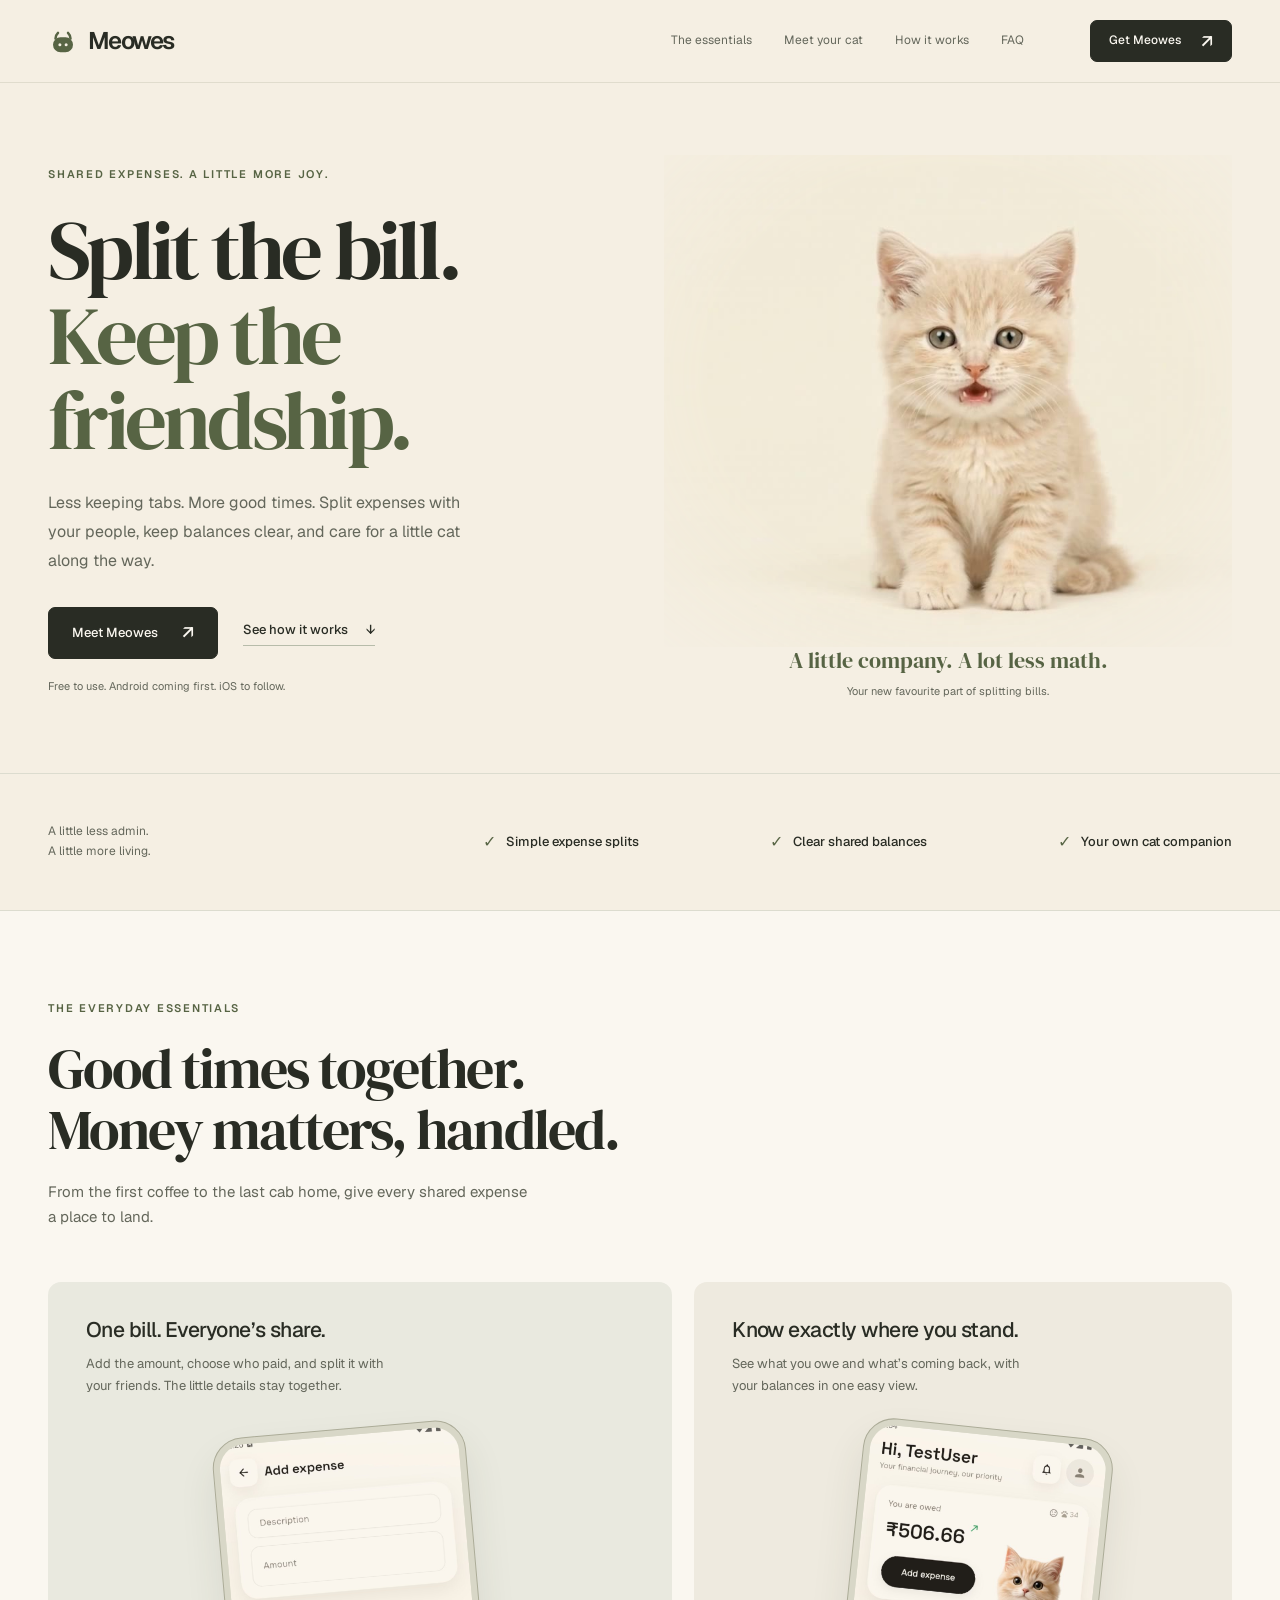
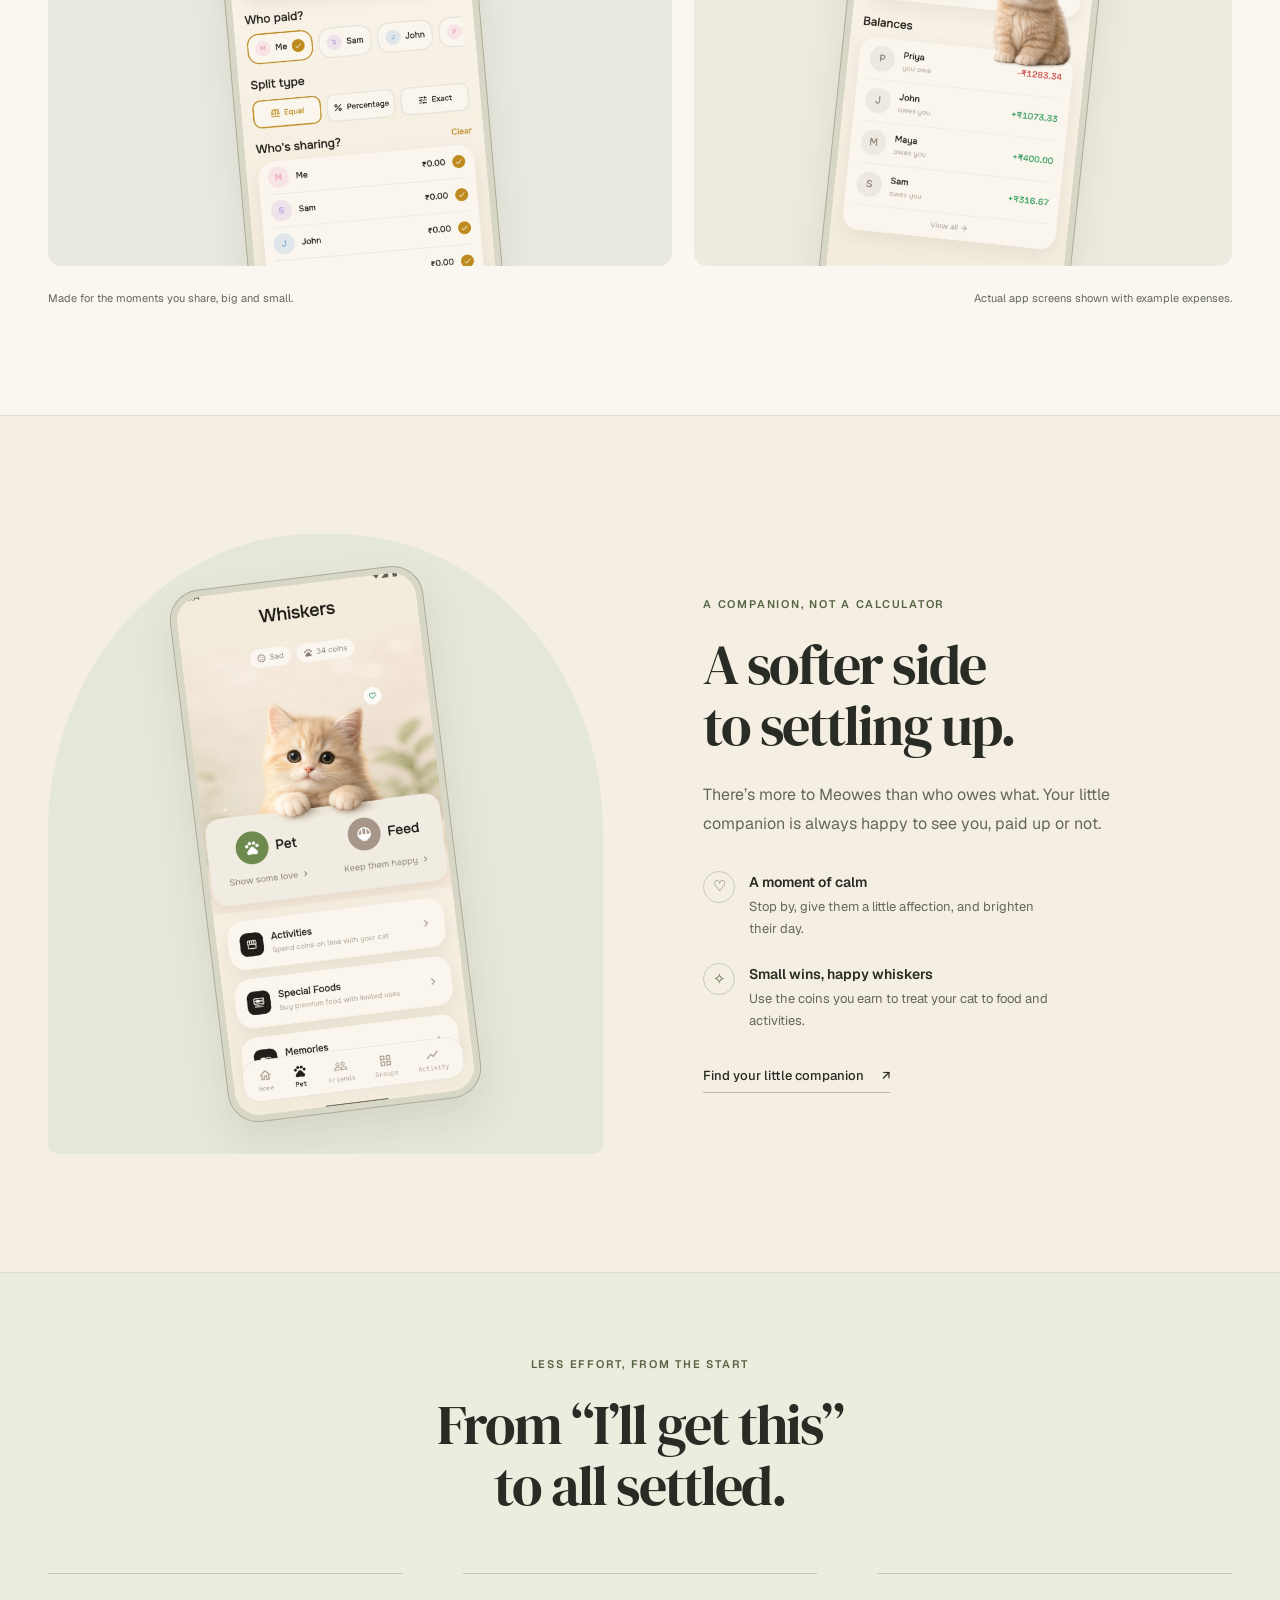
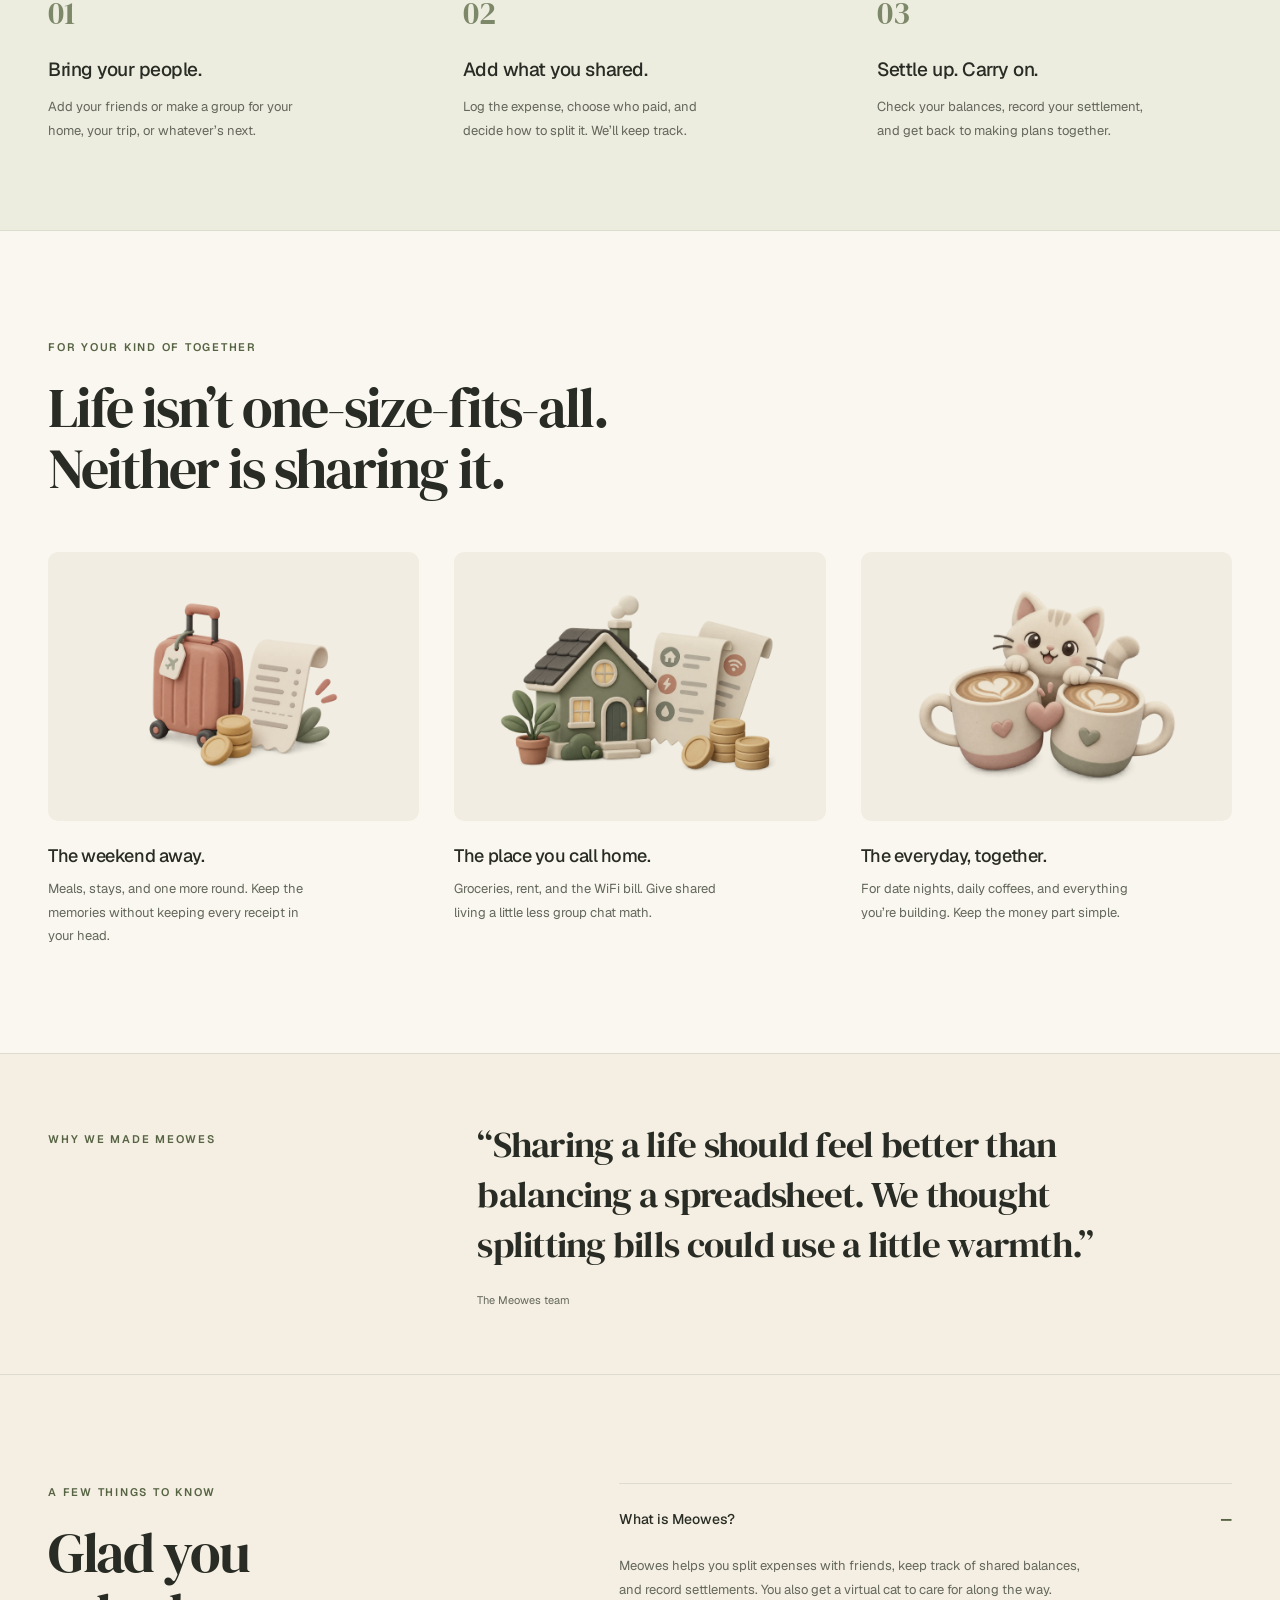
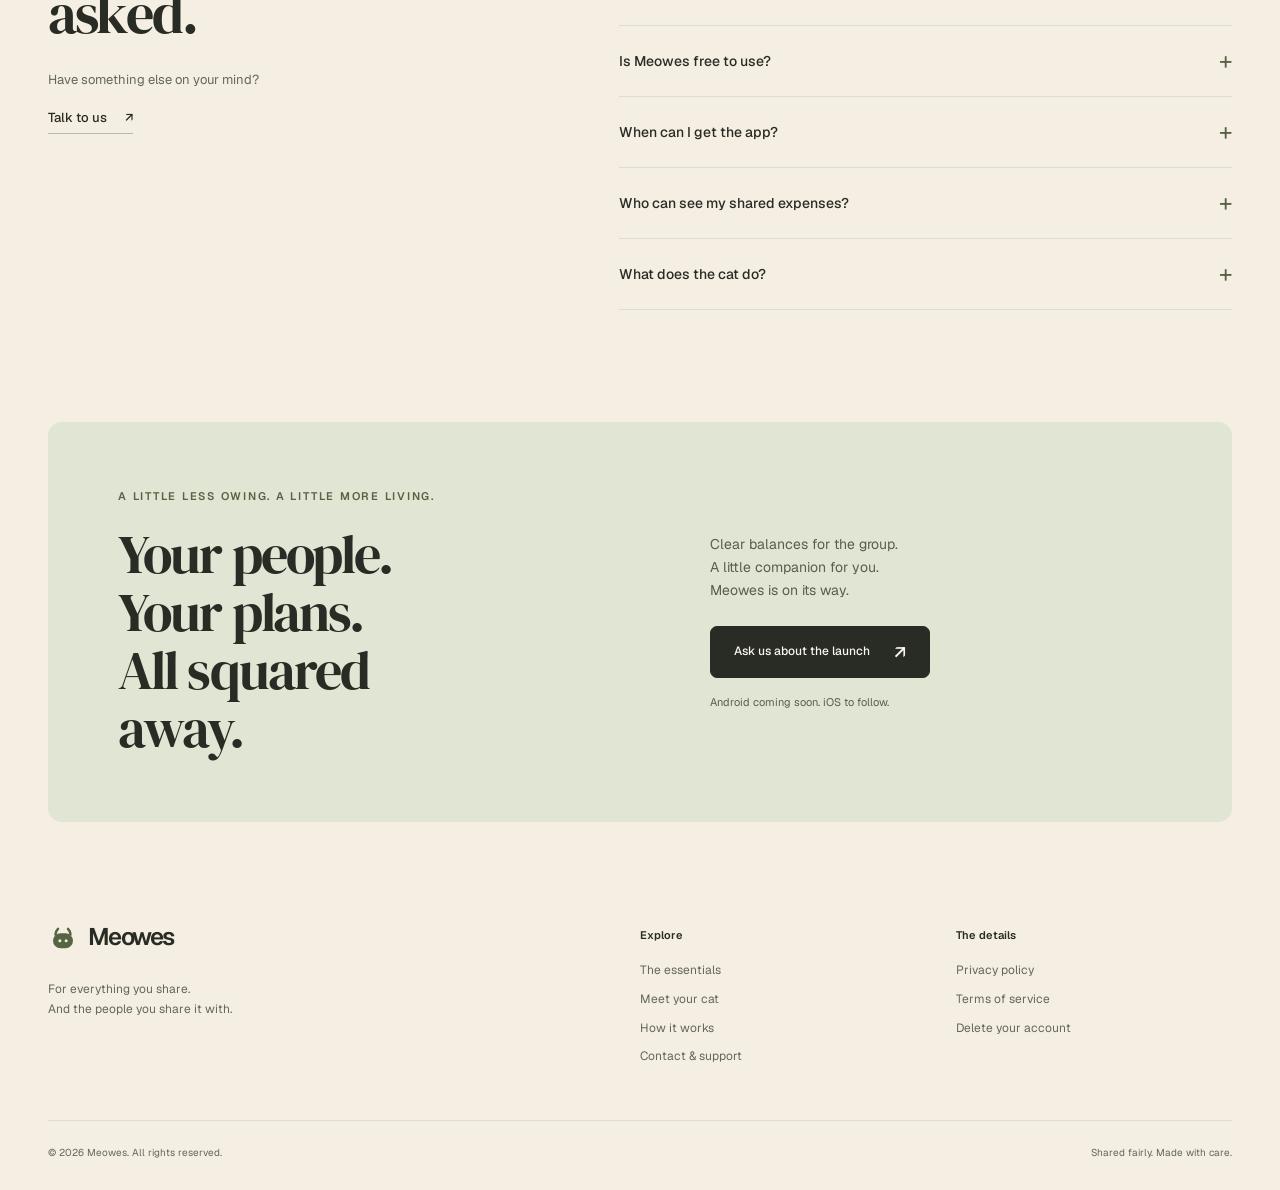
<file: site/index.html>
<!DOCTYPE html>
<html lang="en">
<head>
  <meta charset="UTF-8">
  <meta name="viewport" content="width=device-width, initial-scale=1.0">
  <meta name="theme-color" content="#f5efe3">
  <meta name="description" content="Shared expenses, clear balances, and a little cat to care for. Meowes makes splitting bills with friends feel lighter.">
  <title>Meowes | Split the bill. Keep the friendship.</title>
  <link rel="preload" href="landing_assets/fonts/dm-serif-display-400.ttf" as="font" type="font/ttf" crossorigin>
  <link rel="preload" href="landing_assets/fonts/geist-400.ttf" as="font" type="font/ttf" crossorigin>
  <link rel="preload" href="landing_assets/hero-cat-poster.jpg" as="image" fetchpriority="high">
  <link rel="stylesheet" href="landing.css">
  <script src="landing.js" defer></script>
</head>
<body>
  <a class="skip-link" href="#main">Skip to content</a>
  <nav class="site-nav" aria-label="Main navigation">
    <div class="container nav-inner">
      <a class="brand" href="#hero" aria-label="Meowes home">
        <span class="brand-mark"><svg viewBox="0 0 24 24" fill="none" aria-hidden="true"><path d="M6 10c0-1.5.5-3 2-4.5M18 10c0-1.5-.5-3-2-4.5" stroke="currentColor" stroke-width="2" stroke-linecap="round"/><rect x="4" y="9" width="16" height="12" rx="6" fill="currentColor"/><circle cx="9.5" cy="15" r="1.2" fill="#f5efe3"/><circle cx="14.5" cy="15" r="1.2" fill="#f5efe3"/></svg></span>
        Meowes
      </a>
      <div class="nav-links" id="main-navigation">
        <a href="#features">The essentials</a>
        <a href="#cat">Meet your cat</a>
        <a href="#how">How it works</a>
        <a href="#faq">FAQ</a>
      </div>
      <a class="button nav-cta" href="#download">Get Meowes <span aria-hidden="true">↗</span></a>
      <button class="menu-toggle" type="button" aria-controls="main-navigation" aria-expanded="false">Menu</button>
    </div>
  </nav>

  <main id="main">
    <header class="hero" id="hero">
      <div class="container hero-grid">
        <div class="hero-copy">
          <span class="eyebrow">Shared expenses. A little more joy.</span>
          <h1>Split the bill.<em>Keep the friendship.</em></h1>
          <p class="hero-subtext">Less keeping tabs. More good times. Split expenses with your people, keep balances clear, and care for a little cat along the way.</p>
          <div class="hero-actions">
            <a class="button" href="#download">Meet Meowes <span aria-hidden="true">↗</span></a>
            <a class="text-link" href="#how">See how it works <span aria-hidden="true">↓</span></a>
          </div>
          <p class="hero-note">Free to use. Android coming first. iOS to follow.</p>
        </div>
        <div class="hero-art">
          <video class="hero-cat-video" src="landing_assets/cat-right-left-video.mp4" poster="landing_assets/hero-cat-poster.jpg" muted playsinline preload="auto" aria-label="Your Meowes cat, looking around as you move your mouse"></video>
          <p class="cat-caption"><span>A little company. A lot less math.</span>Your new favourite part of splitting bills.</p>
        </div>
      </div>
    </header>

    <div class="intro">
      <div class="container intro-inner">
        <p>A little less admin.<br>A little more living.</p>
        <ul aria-label="Meowes benefits">
          <li><span class="check" aria-hidden="true">✓</span> Simple expense splits</li>
          <li><span class="check" aria-hidden="true">✓</span> Clear shared balances</li>
          <li><span class="check" aria-hidden="true">✓</span> Your own cat companion</li>
        </ul>
      </div>
    </div>

    <section class="feature-section" id="features" aria-labelledby="features-heading">
      <div class="container">
        <div class="section-heading">
          <span class="eyebrow">The everyday essentials</span>
          <h2 id="features-heading">Good times together.<br>Money matters, handled.</h2>
          <p>From the first coffee to the last cab home, give every shared expense a place to land.</p>
        </div>
        <div class="feature-grid">
          <article class="feature-panel">
            <div class="feature-panel-copy">
              <h3>One bill. Everyone’s share.</h3>
              <p>Add the amount, choose who paid, and split it with your friends. The little details stay together.</p>
            </div>
            <div class="phone expense-phone"><img src="landing_assets/screenshots/feature-addexpense.jpg" alt="Meowes expense form with amount, payer, and split options" width="750" height="1624" loading="lazy"></div>
          </article>
          <article class="feature-panel secondary">
            <div class="feature-panel-copy">
              <h3>Know exactly where you stand.</h3>
              <p>See what you owe and what’s coming back, with your balances in one easy view.</p>
            </div>
            <div class="phone balance-phone"><img src="landing_assets/screenshots/hero-home.jpg" alt="Meowes home screen showing balances with friends" width="750" height="1624" loading="lazy"></div>
          </article>
        </div>
        <div class="feature-footnote"><span>Made for the moments you share, big and small.</span><span>Actual app screens shown with example expenses.</span></div>
      </div>
    </section>

    <section class="cat-section" id="cat" aria-labelledby="cat-heading">
      <div class="container cat-grid">
        <div class="cat-scene">
          <div class="phone"><img src="landing_assets/screenshots/feature-pet.jpg" alt="Whiskers in the Meowes app, with pet, feed, and activity options" width="750" height="1624" loading="lazy"></div>
        </div>
        <div class="cat-copy">
          <span class="eyebrow">A companion, not a calculator</span>
          <h2 id="cat-heading">A softer side<br>to settling up.</h2>
          <p class="body-copy">There’s more to Meowes than who owes what. Your little companion is always happy to see you, paid up or not.</p>
          <div class="cat-perks">
            <div class="cat-perk"><span class="perk-mark" aria-hidden="true">♡</span><div><h3>A moment of calm</h3><p>Stop by, give them a little affection, and brighten their day.</p></div></div>
            <div class="cat-perk"><span class="perk-mark" aria-hidden="true">✧</span><div><h3>Small wins, happy whiskers</h3><p>Use the coins you earn to treat your cat to food and activities.</p></div></div>
          </div>
          <a class="text-link" href="#download">Find your little companion <span aria-hidden="true">↗</span></a>
        </div>
      </div>
    </section>

    <section class="how-section" id="how" aria-labelledby="how-heading">
      <div class="container">
        <div class="how-heading"><span class="eyebrow">Less effort, from the start</span><h2 id="how-heading">From “I’ll get this”<br>to all settled.</h2></div>
        <ol class="how-steps">
          <li><h3>Bring your people.</h3><p>Add your friends or make a group for your home, your trip, or whatever’s next.</p></li>
          <li><h3>Add what you shared.</h3><p>Log the expense, choose who paid, and decide how to split it. We’ll keep track.</p></li>
          <li><h3>Settle up. Carry on.</h3><p>Check your balances, record your settlement, and get back to making plans together.</p></li>
        </ol>
      </div>
    </section>

    <section class="together-section" id="who" aria-labelledby="together-heading">
      <div class="container">
        <div class="section-heading"><span class="eyebrow">For your kind of together</span><h2 id="together-heading">Life isn’t one-size-fits-all.<br>Neither is sharing it.</h2></div>
        <div class="occasion-grid">
          <article class="occasion"><div class="occasion-art"><img src="landing_assets/usecase-trip-art.webp" alt="A suitcase with a receipt and travel expenses" width="1536" height="1024" loading="lazy"></div><h3>The weekend away.</h3><p>Meals, stays, and one more round. Keep the memories without keeping every receipt in your head.</p></article>
          <article class="occasion"><div class="occasion-art"><img src="landing_assets/usecase-roommates-art.webp" alt="A shared home with household bills" width="1536" height="1024" loading="lazy"></div><h3>The place you call home.</h3><p>Groceries, rent, and the WiFi bill. Give shared living a little less group chat math.</p></article>
          <article class="occasion"><div class="occasion-art"><img src="landing_assets/usecase-couples-art.webp" alt="Two mugs and a little cat, for life shared together" width="1536" height="1024" loading="lazy"></div><h3>The everyday, together.</h3><p>For date nights, daily coffees, and everything you’re building. Keep the money part simple.</p></article>
        </div>
      </div>
    </section>

    <section class="story" aria-label="Why we built Meowes">
      <div class="container story-inner"><span class="eyebrow">Why we made Meowes</span><blockquote>“Sharing a life should feel better than balancing a spreadsheet. We thought splitting bills could use a little warmth.”<cite>The Meowes team</cite></blockquote></div>
    </section>

    <section class="faq-section" id="faq" aria-labelledby="faq-heading">
      <div class="container faq-grid">
        <div class="faq-heading"><span class="eyebrow">A few things to know</span><h2 id="faq-heading">Glad you asked.</h2><p>Have something else on your mind?</p><a class="text-link" href="/legal/support.html">Talk to us <span aria-hidden="true">↗</span></a></div>
        <div class="faq-list">
          <details class="faq-item" open><summary>What is Meowes?</summary><p>Meowes helps you split expenses with friends, keep track of shared balances, and record settlements. You also get a virtual cat to care for along the way.</p></details>
          <details class="faq-item"><summary>Is Meowes free to use?</summary><p>Yes. Adding friends, splitting expenses, and caring for your cat are all free.</p></details>
          <details class="faq-item"><summary>When can I get the app?</summary><p>We’re finishing testing. Android is coming first, with iOS planned for a later release. If you’d like to know more, get in touch with our team.</p></details>
          <details class="faq-item"><summary>Who can see my shared expenses?</summary><p>Your shared balances and expenses are visible to the friends and groups involved. Read our <a class="text-link" href="/legal/privacy.html">privacy policy</a> for more about how we handle your information.</p></details>
          <details class="faq-item"><summary>What does the cat do?</summary><p>Your cat gives you a little reason to check in beyond the bills. Pet them, feed them, and spend earned coins on treats and activities.</p></details>
        </div>
      </div>
    </section>

    <section class="download-section" id="download" aria-labelledby="download-heading">
      <div class="container"><div class="download-panel">
        <div><span class="eyebrow">A little less owing. A little more living.</span><h2 id="download-heading">Your people.<br>Your plans.<br>All squared away.</h2></div>
        <div class="download-copy"><p>Clear balances for the group.<br>A little companion for you.<br>Meowes is on its way.</p><a class="button" href="mailto:meowesapp@gmail.com?subject=Meowes%20launch%20enquiry">Ask us about the launch <span aria-hidden="true">↗</span></a><small>Android coming soon. iOS to follow.</small></div>
      </div></div>
    </section>
  </main>

  <footer class="footer"><div class="container">
    <div class="footer-main">
      <div class="footer-brand"><a class="brand" href="#hero" aria-label="Meowes home"><span class="brand-mark"><svg viewBox="0 0 24 24" fill="none" aria-hidden="true"><path d="M6 10c0-1.5.5-3 2-4.5M18 10c0-1.5-.5-3-2-4.5" stroke="currentColor" stroke-width="2" stroke-linecap="round"/><rect x="4" y="9" width="16" height="12" rx="6" fill="currentColor"/><circle cx="9.5" cy="15" r="1.2" fill="#f5efe3"/><circle cx="14.5" cy="15" r="1.2" fill="#f5efe3"/></svg></span>Meowes</a><p>For everything you share.<br>And the people you share it with.</p></div>
      <div><span class="footer-title">Explore</span><div class="footer-links"><a href="#features">The essentials</a><a href="#cat">Meet your cat</a><a href="#how">How it works</a><a href="/legal/support.html">Contact &amp; support</a></div></div>
      <div><span class="footer-title">The details</span><div class="footer-links"><a href="/legal/privacy.html">Privacy policy</a><a href="/legal/terms.html">Terms of service</a><a href="/legal/delete-account.html">Delete your account</a></div></div>
    </div>
    <div class="footer-bottom"><span>© 2026 Meowes. All rights reserved.</span><span>Shared fairly. Made with care.</span></div>
  </div></footer>
</body>
</html>
</file>
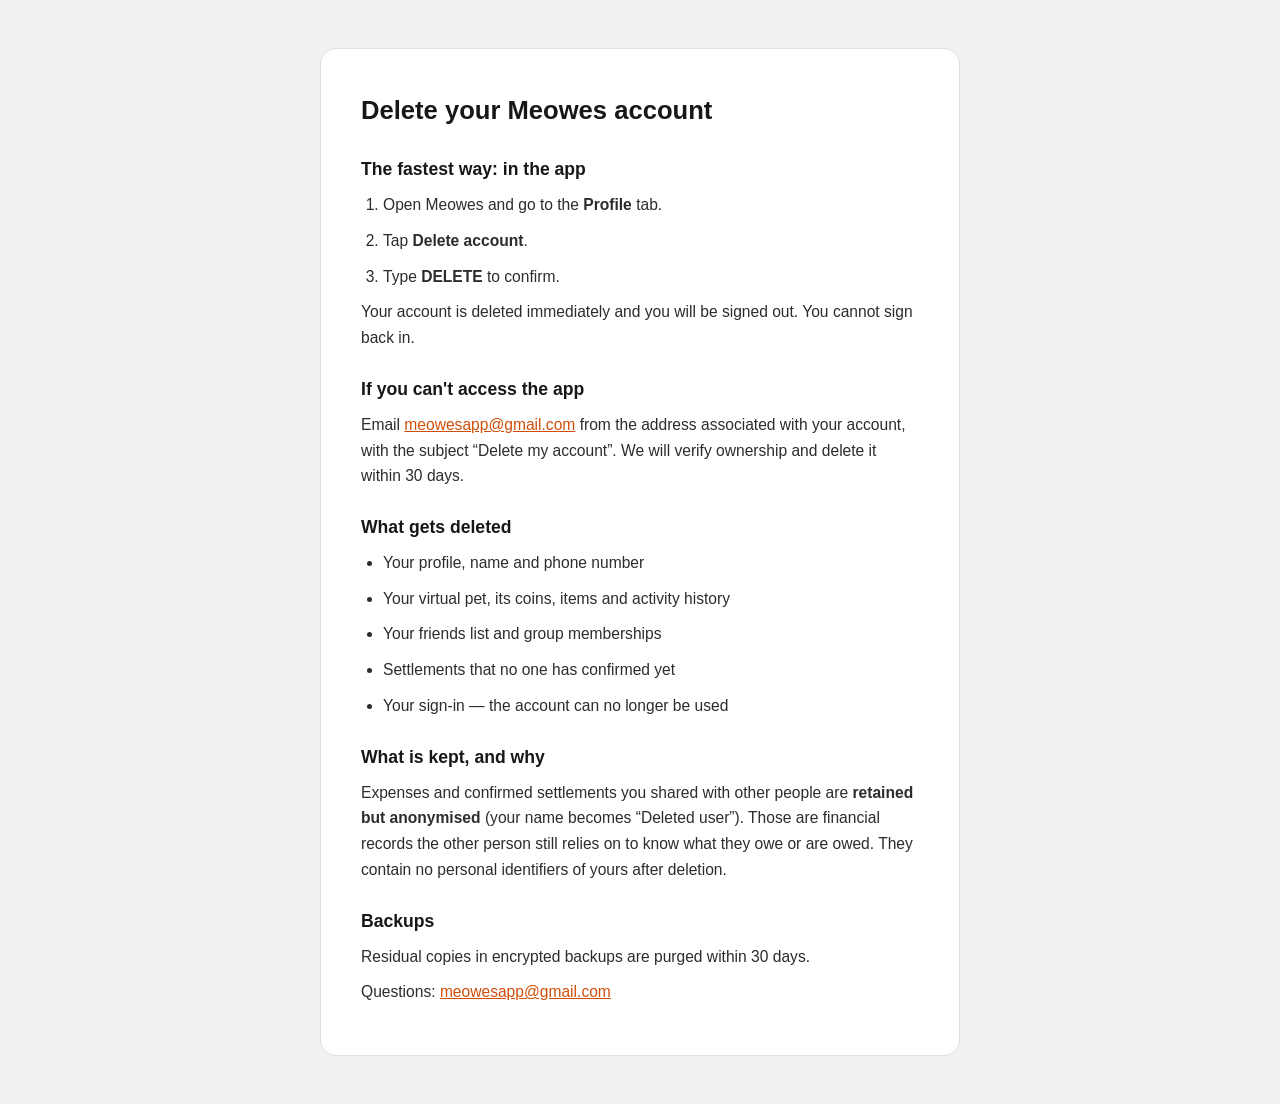
<file: site/legal/delete-account.html>
<!DOCTYPE html>
<html lang="en">
<head>
<meta charset="UTF-8" />
<meta name="viewport" content="width=device-width, initial-scale=1.0" />
<title>Delete your account — Meowes</title>
<style>
  :root{--bg:#F1F1EF;--surface:#fff;--text:#17171A;--muted:#6B6B6E;--accent:#D14E0A;--border:#E1E0DC}
  *{box-sizing:border-box;margin:0;padding:0}
  body{font-family:-apple-system,BlinkMacSystemFont,'Segoe UI',Roboto,sans-serif;background:var(--bg);color:var(--text);line-height:1.65;padding:48px 20px}
  main{max-width:640px;margin:0 auto;background:var(--surface);border:1px solid var(--border);border-radius:16px;padding:40px}
  h1{font-size:1.6rem;margin-bottom:14px}
  h2{font-size:1.1rem;margin:24px 0 8px}
  p,li{color:#2c2c2f;font-size:0.975rem;margin-bottom:10px}
  ol,ul{padding-left:22px}
  a{color:var(--accent)}
  .note{background:#FFF6EF;border:1px solid #F3D9C4;border-radius:10px;padding:12px 14px;font-size:0.9rem;margin:18px 0}
</style>
</head>
<body>
<main>
  <h1>Delete your Meowes account</h1>

  <h2>The fastest way: in the app</h2>
  <ol>
    <li>Open Meowes and go to the <strong>Profile</strong> tab.</li>
    <li>Tap <strong>Delete account</strong>.</li>
    <li>Type <strong>DELETE</strong> to confirm.</li>
  </ol>
  <p>Your account is deleted immediately and you will be signed out. You cannot
  sign back in.</p>

  <h2>If you can't access the app</h2>
  <p>Email <a href="mailto:meowesapp@gmail.com">meowesapp@gmail.com</a> from the
  address associated with your account, with the subject “Delete my account”.
  We will verify ownership and delete it within 30 days.</p>

  <h2>What gets deleted</h2>
  <ul>
    <li>Your profile, name and phone number</li>
    <li>Your virtual pet, its coins, items and activity history</li>
    <li>Your friends list and group memberships</li>
    <li>Settlements that no one has confirmed yet</li>
    <li>Your sign-in — the account can no longer be used</li>
  </ul>

  <h2>What is kept, and why</h2>
  <p>Expenses and confirmed settlements you shared with other people are
  <strong>retained but anonymised</strong> (your name becomes “Deleted user”).
  Those are financial records the other person still relies on to know what they
  owe or are owed. They contain no personal identifiers of yours after deletion.</p>

  <h2>Backups</h2>
  <p>Residual copies in encrypted backups are purged within 30 days.</p>

  <p>Questions: <a href="mailto:meowesapp@gmail.com">meowesapp@gmail.com</a></p>
</main>
</body>
</html>
</file>
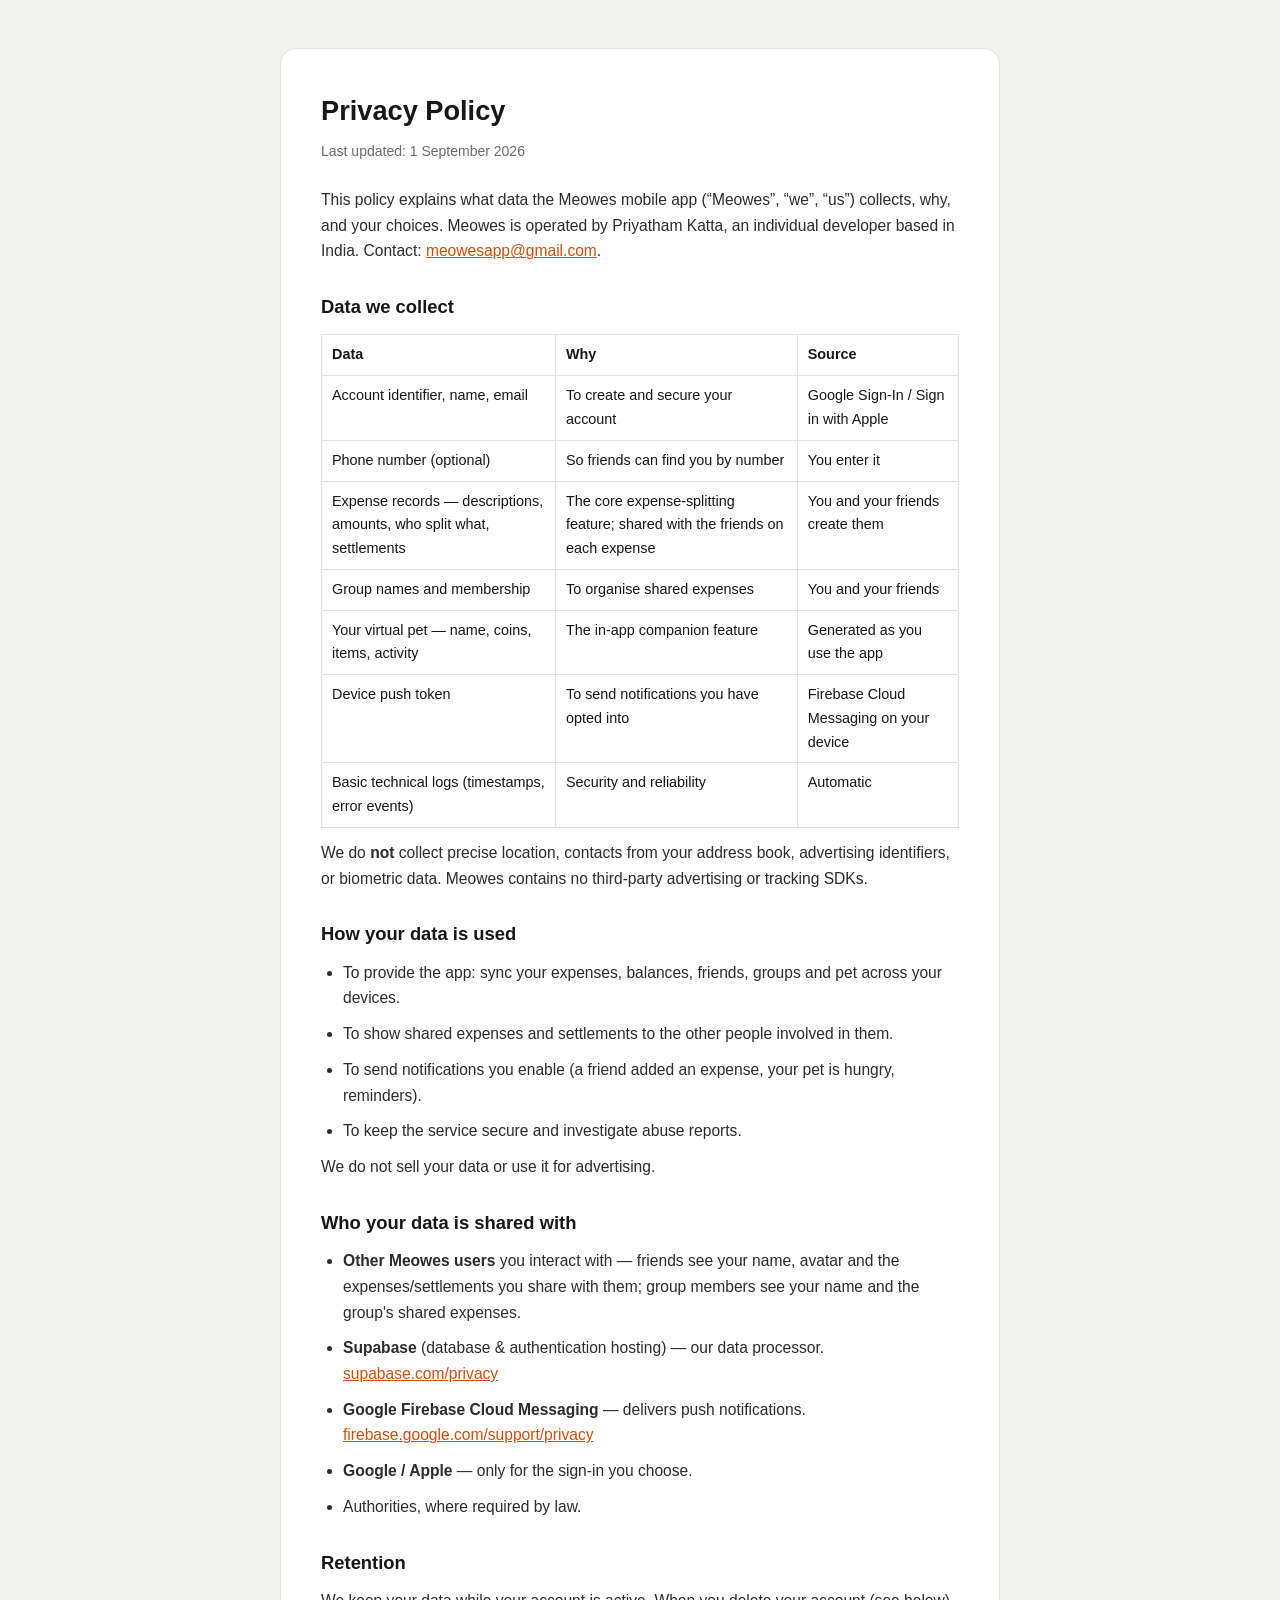
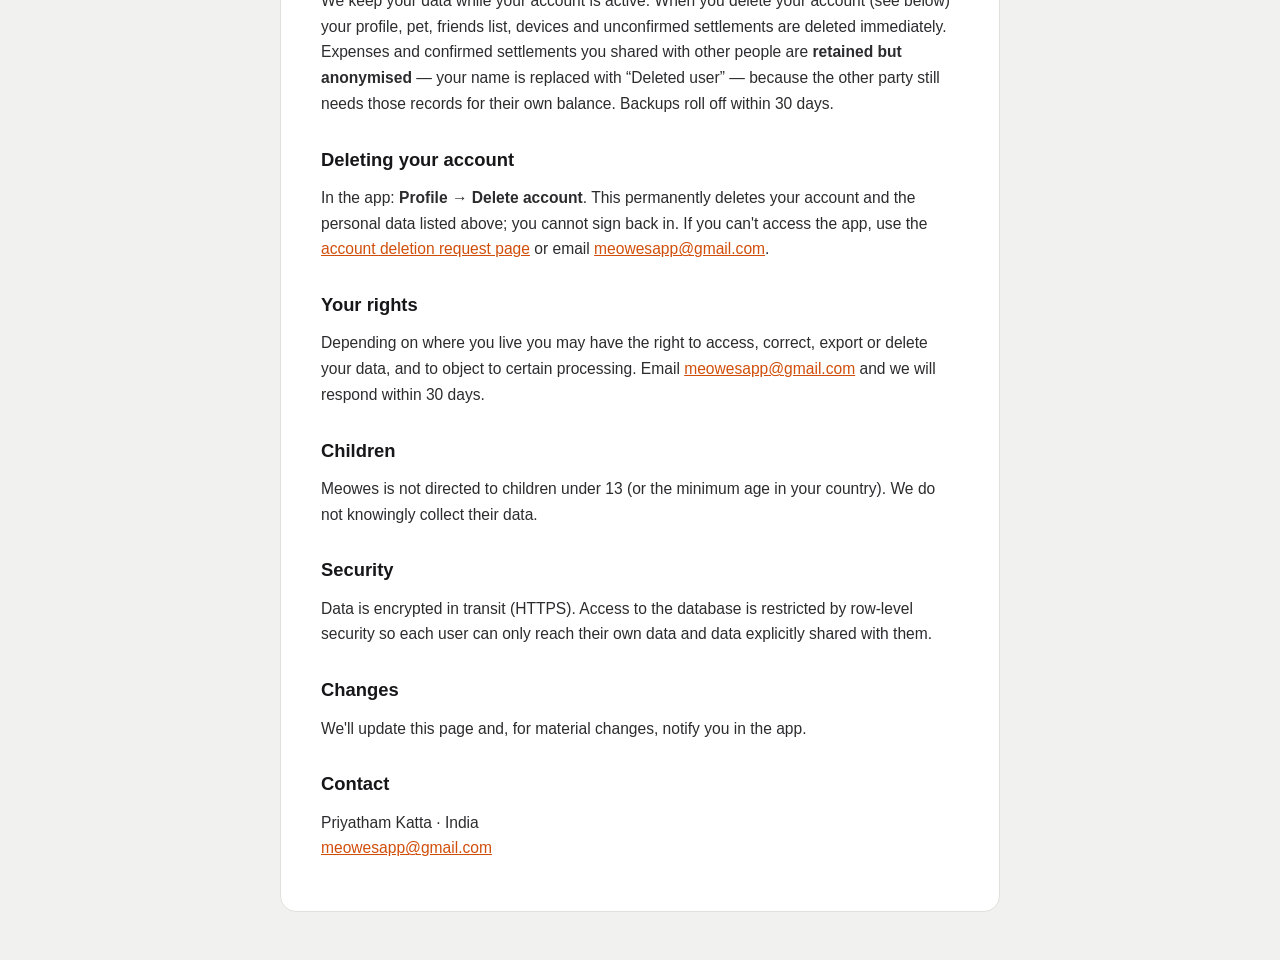
<file: site/legal/privacy.html>
<!DOCTYPE html>
<html lang="en">
<head>
<meta charset="UTF-8" />
<meta name="viewport" content="width=device-width, initial-scale=1.0" />
<title>Privacy Policy — Meowes</title>
<style>
  :root{--bg:#F1F1EF;--surface:#fff;--text:#17171A;--muted:#6B6B6E;--accent:#D14E0A;--border:#E1E0DC}
  *{box-sizing:border-box;margin:0;padding:0}
  body{font-family:-apple-system,BlinkMacSystemFont,'Segoe UI',Roboto,sans-serif;background:var(--bg);color:var(--text);line-height:1.65;padding:48px 20px}
  main{max-width:720px;margin:0 auto;background:var(--surface);border:1px solid var(--border);border-radius:16px;padding:40px}
  h1{font-size:1.7rem;margin-bottom:6px}
  h2{font-size:1.15rem;margin:28px 0 10px}
  p,li{color:#2c2c2f;font-size:0.975rem;margin-bottom:10px}
  ul{padding-left:22px}
  a{color:var(--accent)}
  .meta{color:var(--muted);font-size:0.875rem;margin-bottom:24px}
  .note{background:#FFF6EF;border:1px solid #F3D9C4;border-radius:10px;padding:12px 14px;font-size:0.9rem;margin:18px 0}
  table{border-collapse:collapse;width:100%;margin:12px 0;font-size:0.9rem}
  td,th{border:1px solid var(--border);padding:8px 10px;text-align:left;vertical-align:top}
</style>
</head>
<body>
<main>
  <h1>Privacy Policy</h1>
  <p class="meta">Last updated: 1 September 2026</p>

  <p>This policy explains what data the Meowes mobile app (“Meowes”, “we”, “us”)
  collects, why, and your choices. Meowes is operated by Priyatham Katta, an
  individual developer based in India. Contact:
  <a href="mailto:meowesapp@gmail.com">meowesapp@gmail.com</a>.</p>

  <h2>Data we collect</h2>
  <table>
    <tr><th>Data</th><th>Why</th><th>Source</th></tr>
    <tr><td>Account identifier, name, email</td><td>To create and secure your account</td><td>Google Sign-In / Sign in with Apple</td></tr>
    <tr><td>Phone number (optional)</td><td>So friends can find you by number</td><td>You enter it</td></tr>
    <tr><td>Expense records — descriptions, amounts, who split what, settlements</td><td>The core expense-splitting feature; shared with the friends on each expense</td><td>You and your friends create them</td></tr>
    <tr><td>Group names and membership</td><td>To organise shared expenses</td><td>You and your friends</td></tr>
    <tr><td>Your virtual pet — name, coins, items, activity</td><td>The in-app companion feature</td><td>Generated as you use the app</td></tr>
    <tr><td>Device push token</td><td>To send notifications you have opted into</td><td>Firebase Cloud Messaging on your device</td></tr>
    <tr><td>Basic technical logs (timestamps, error events)</td><td>Security and reliability</td><td>Automatic</td></tr>
  </table>
  <p>We do <strong>not</strong> collect precise location, contacts from your
  address book, advertising identifiers, or biometric data. Meowes contains no
  third-party advertising or tracking SDKs.</p>

  <h2>How your data is used</h2>
  <ul>
    <li>To provide the app: sync your expenses, balances, friends, groups and pet across your devices.</li>
    <li>To show shared expenses and settlements to the other people involved in them.</li>
    <li>To send notifications you enable (a friend added an expense, your pet is hungry, reminders).</li>
    <li>To keep the service secure and investigate abuse reports.</li>
  </ul>
  <p>We do not sell your data or use it for advertising.</p>

  <h2>Who your data is shared with</h2>
  <ul>
    <li><strong>Other Meowes users</strong> you interact with — friends see your name, avatar and the expenses/settlements you share with them; group members see your name and the group's shared expenses.</li>
    <li><strong>Supabase</strong> (database &amp; authentication hosting) — our data processor. <a href="https://supabase.com/privacy">supabase.com/privacy</a></li>
    <li><strong>Google Firebase Cloud Messaging</strong> — delivers push notifications. <a href="https://firebase.google.com/support/privacy">firebase.google.com/support/privacy</a></li>
    <li><strong>Google / Apple</strong> — only for the sign-in you choose.</li>
    <li>Authorities, where required by law.</li>
  </ul>

  <h2>Retention</h2>
  <p>We keep your data while your account is active. When you delete your account
  (see below) your profile, pet, friends list, devices and unconfirmed
  settlements are deleted immediately. Expenses and confirmed settlements you
  shared with other people are <strong>retained but anonymised</strong> — your
  name is replaced with “Deleted user” — because the other party still needs
  those records for their own balance. Backups roll off within 30 days.</p>

  <h2>Deleting your account</h2>
  <p>In the app: <strong>Profile → Delete account</strong>. This permanently
  deletes your account and the personal data listed above; you cannot sign back
  in. If you can't access the app, use the
  <a href="./delete-account.html">account deletion request page</a> or email
  <a href="mailto:meowesapp@gmail.com">meowesapp@gmail.com</a>.</p>

  <h2>Your rights</h2>
  <p>Depending on where you live you may have the right to access, correct,
  export or delete your data, and to object to certain processing. Email
  <a href="mailto:meowesapp@gmail.com">meowesapp@gmail.com</a> and we will
  respond within 30 days.</p>

  <h2>Children</h2>
  <p>Meowes is not directed to children under 13 (or the minimum age in your
  country). We do not knowingly collect their data.</p>

  <h2>Security</h2>
  <p>Data is encrypted in transit (HTTPS). Access to the database is restricted
  by row-level security so each user can only reach their own data and data
  explicitly shared with them.</p>

  <h2>Changes</h2>
  <p>We'll update this page and, for material changes, notify you in the app.</p>

  <h2>Contact</h2>
  <p>Priyatham Katta &middot; India<br />
  <a href="mailto:meowesapp@gmail.com">meowesapp@gmail.com</a></p>
</main>
</body>
</html>
</file>
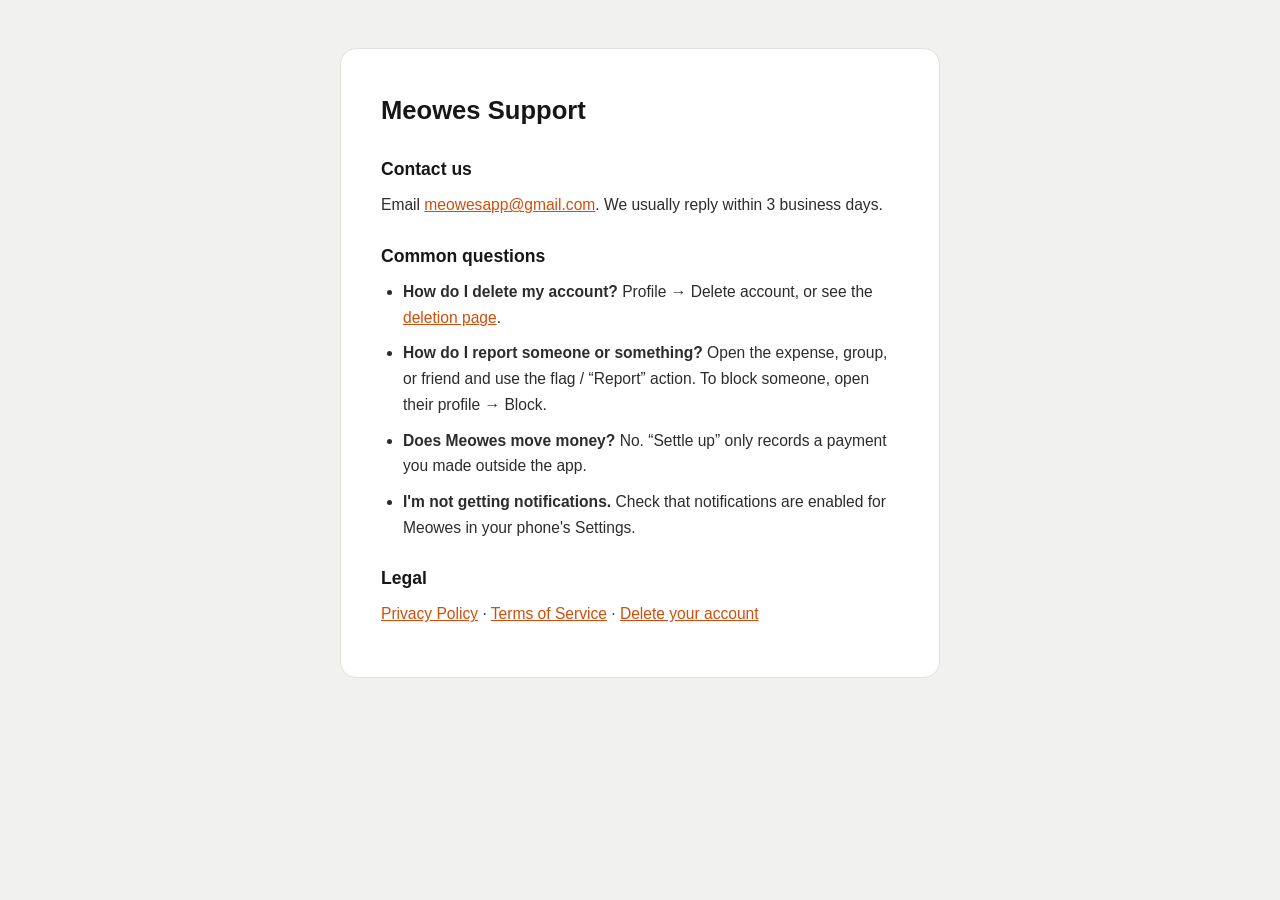
<file: site/legal/support.html>
<!DOCTYPE html>
<html lang="en">
<head>
<meta charset="UTF-8" />
<meta name="viewport" content="width=device-width, initial-scale=1.0" />
<title>Support — Meowes</title>
<style>
  :root{--bg:#F1F1EF;--surface:#fff;--text:#17171A;--muted:#6B6B6E;--accent:#D14E0A;--border:#E1E0DC}
  *{box-sizing:border-box;margin:0;padding:0}
  body{font-family:-apple-system,BlinkMacSystemFont,'Segoe UI',Roboto,sans-serif;background:var(--bg);color:var(--text);line-height:1.65;padding:48px 20px}
  main{max-width:600px;margin:0 auto;background:var(--surface);border:1px solid var(--border);border-radius:16px;padding:40px}
  h1{font-size:1.6rem;margin-bottom:14px}
  h2{font-size:1.1rem;margin:24px 0 8px}
  p,li{color:#2c2c2f;font-size:0.975rem;margin-bottom:10px}
  ul{padding-left:22px}
  a{color:var(--accent)}
  .note{background:#FFF6EF;border:1px solid #F3D9C4;border-radius:10px;padding:12px 14px;font-size:0.9rem;margin:18px 0}
</style>
</head>
<body>
<main>
  <h1>Meowes Support</h1>

  <h2>Contact us</h2>
  <p>Email <a href="mailto:meowesapp@gmail.com">meowesapp@gmail.com</a>. We
  usually reply within 3 business days.</p>

  <h2>Common questions</h2>
  <ul>
    <li><strong>How do I delete my account?</strong> Profile → Delete account, or see the <a href="./delete-account.html">deletion page</a>.</li>
    <li><strong>How do I report someone or something?</strong> Open the expense, group, or friend and use the flag / “Report” action. To block someone, open their profile → Block.</li>
    <li><strong>Does Meowes move money?</strong> No. “Settle up” only records a payment you made outside the app.</li>
    <li><strong>I'm not getting notifications.</strong> Check that notifications are enabled for Meowes in your phone's Settings.</li>
  </ul>

  <h2>Legal</h2>
  <p><a href="./privacy.html">Privacy Policy</a> &middot;
     <a href="./terms.html">Terms of Service</a> &middot;
     <a href="./delete-account.html">Delete your account</a></p>
</main>
</body>
</html>
</file>
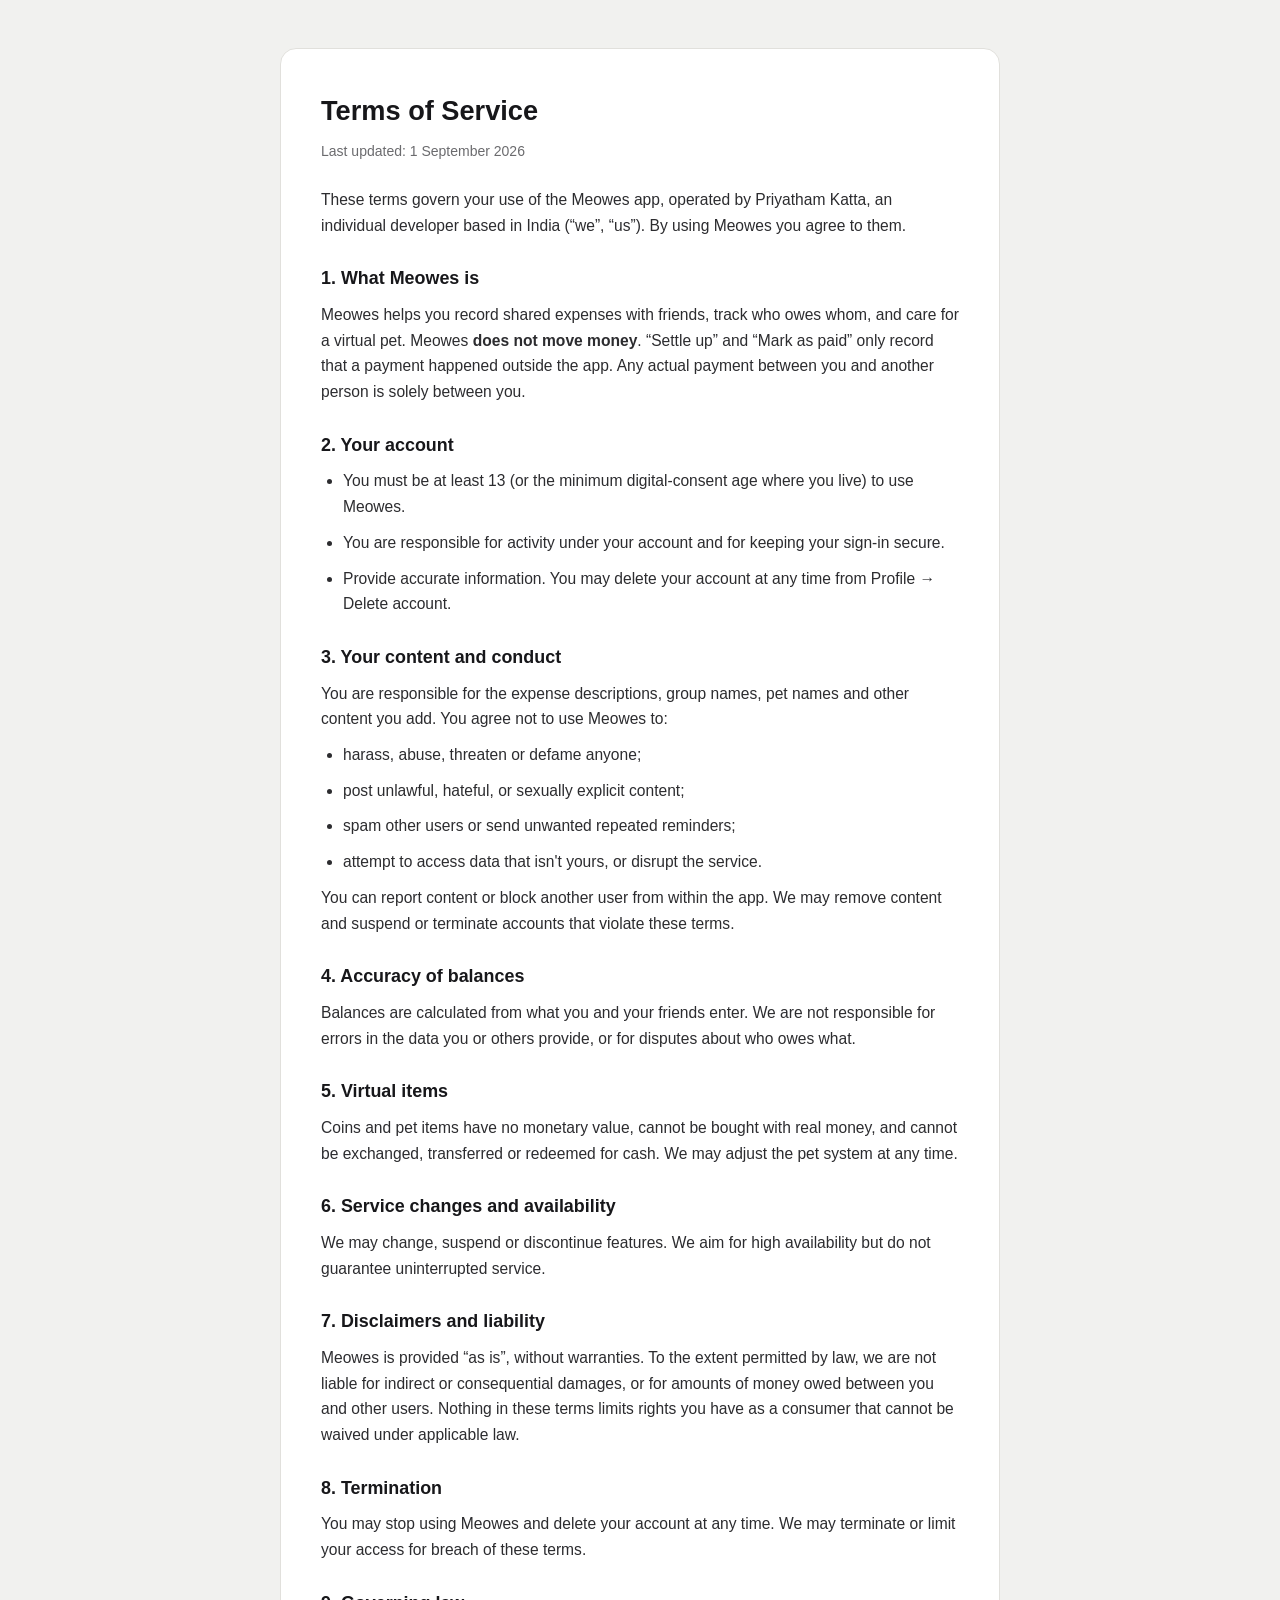
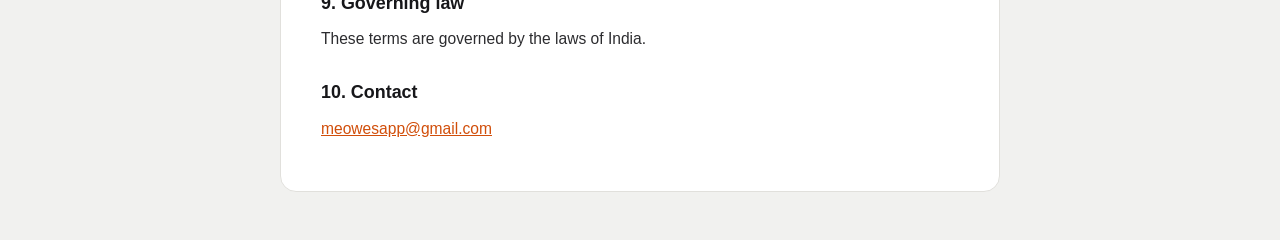
<file: site/legal/terms.html>
<!DOCTYPE html>
<html lang="en">
<head>
<meta charset="UTF-8" />
<meta name="viewport" content="width=device-width, initial-scale=1.0" />
<title>Terms of Service — Meowes</title>
<style>
  :root{--bg:#F1F1EF;--surface:#fff;--text:#17171A;--muted:#6B6B6E;--accent:#D14E0A;--border:#E1E0DC}
  *{box-sizing:border-box;margin:0;padding:0}
  body{font-family:-apple-system,BlinkMacSystemFont,'Segoe UI',Roboto,sans-serif;background:var(--bg);color:var(--text);line-height:1.65;padding:48px 20px}
  main{max-width:720px;margin:0 auto;background:var(--surface);border:1px solid var(--border);border-radius:16px;padding:40px}
  h1{font-size:1.7rem;margin-bottom:6px}
  h2{font-size:1.12rem;margin:26px 0 8px}
  p,li{color:#2c2c2f;font-size:0.975rem;margin-bottom:10px}
  ul{padding-left:22px}
  a{color:var(--accent)}
  .meta{color:var(--muted);font-size:0.875rem;margin-bottom:24px}
  .note{background:#FFF6EF;border:1px solid #F3D9C4;border-radius:10px;padding:12px 14px;font-size:0.9rem;margin:18px 0}
</style>
</head>
<body>
<main>
  <h1>Terms of Service</h1>
  <p class="meta">Last updated: 1 September 2026</p>

  <p>These terms govern your use of the Meowes app, operated by Priyatham Katta,
  an individual developer based in India (“we”, “us”). By using Meowes you agree
  to them.</p>

  <h2>1. What Meowes is</h2>
  <p>Meowes helps you record shared expenses with friends, track who owes whom,
  and care for a virtual pet. Meowes <strong>does not move money</strong>. “Settle
  up” and “Mark as paid” only record that a payment happened outside the app. Any
  actual payment between you and another person is solely between you.</p>

  <h2>2. Your account</h2>
  <ul>
    <li>You must be at least 13 (or the minimum digital-consent age where you live) to use Meowes.</li>
    <li>You are responsible for activity under your account and for keeping your sign-in secure.</li>
    <li>Provide accurate information. You may delete your account at any time from Profile → Delete account.</li>
  </ul>

  <h2>3. Your content and conduct</h2>
  <p>You are responsible for the expense descriptions, group names, pet names and
  other content you add. You agree not to use Meowes to:</p>
  <ul>
    <li>harass, abuse, threaten or defame anyone;</li>
    <li>post unlawful, hateful, or sexually explicit content;</li>
    <li>spam other users or send unwanted repeated reminders;</li>
    <li>attempt to access data that isn't yours, or disrupt the service.</li>
  </ul>
  <p>You can report content or block another user from within the app. We may
  remove content and suspend or terminate accounts that violate these terms.</p>

  <h2>4. Accuracy of balances</h2>
  <p>Balances are calculated from what you and your friends enter. We are not
  responsible for errors in the data you or others provide, or for disputes about
  who owes what.</p>

  <h2>5. Virtual items</h2>
  <p>Coins and pet items have no monetary value, cannot be bought with real money,
  and cannot be exchanged, transferred or redeemed for cash. We may adjust the pet
  system at any time.</p>

  <h2>6. Service changes and availability</h2>
  <p>We may change, suspend or discontinue features. We aim for high availability
  but do not guarantee uninterrupted service.</p>

  <h2>7. Disclaimers and liability</h2>
  <p>Meowes is provided “as is”, without warranties. To the extent permitted by
  law, we are not liable for indirect or consequential damages, or for amounts of
  money owed between you and other users. Nothing in these terms limits rights you
  have as a consumer that cannot be waived under applicable law.</p>

  <h2>8. Termination</h2>
  <p>You may stop using Meowes and delete your account at any time. We may
  terminate or limit your access for breach of these terms.</p>

  <h2>9. Governing law</h2>
  <p>These terms are governed by the laws of India.</p>

  <h2>10. Contact</h2>
  <p><a href="mailto:meowesapp@gmail.com">meowesapp@gmail.com</a></p>
</main>
</body>
</html>
</file>
<file: site/landing.css>
@font-face{font-family:Geist;src:url('landing_assets/fonts/geist-400.ttf') format('truetype');font-weight:400;font-display:swap}
@font-face{font-family:Geist;src:url('landing_assets/fonts/geist-500.ttf') format('truetype');font-weight:500;font-display:swap}
@font-face{font-family:Geist;src:url('landing_assets/fonts/geist-600.ttf') format('truetype');font-weight:600;font-display:swap}
@font-face{font-family:'DM Serif Display';src:url('landing_assets/fonts/dm-serif-display-400.ttf') format('truetype');font-weight:400;font-display:swap}

:root{--paper:#f5efe3;--paper-light:#faf7f0;--ink:#292c24;--muted:#64675b;--olive:#576444;--sage:#e4e8d9;--line:#dcdccf;--serif:'DM Serif Display',Georgia,serif;--sans:Geist,Arial,sans-serif}
*{box-sizing:border-box}
html{scroll-behavior:smooth;scroll-padding-top:100px}
body{margin:0;background:var(--paper);color:var(--ink);font-family:var(--sans);font-size:16px;line-height:1.65;-webkit-font-smoothing:antialiased}
button,a{-webkit-tap-highlight-color:transparent}
button{font:inherit}
a{color:inherit;text-decoration:none}
a,button,summary{touch-action:manipulation}
img{display:block;max-width:100%;height:auto}
button:focus-visible,a:focus-visible,summary:focus-visible{outline:3px solid var(--olive);outline-offset:5px}
::selection{background:#d5ddc3}
.container{width:min(1184px,calc(100% - 96px));margin-inline:auto}
h1,h2,h3,p{margin:0}
h1,h2{font-family:var(--serif);font-weight:400;letter-spacing:-.035em;line-height:1.08;text-wrap:balance}
h2{font-size:clamp(38px,4.4vw,62px)}
h3{font-weight:500;font-size:21px;line-height:1.3;letter-spacing:-.025em}
.eyebrow{display:block;color:var(--olive);font-weight:600;font-size:11px;letter-spacing:.16em;text-transform:uppercase;margin-bottom:22px}
.body-copy{font-size:16px;color:var(--muted);max-width:42ch;margin-top:24px;line-height:1.8}
.button{display:inline-flex;align-items:center;justify-content:center;gap:24px;min-height:52px;padding:14px 23px;border:1px solid var(--ink);border-radius:7px;background:var(--ink);color:var(--paper-light);font-size:13px;font-weight:500;transition:background .2s,transform .2s}
.button:hover{background:var(--olive);border-color:var(--olive);transform:translateY(-2px)}
.button span[aria-hidden]{font-size:19px;line-height:1}
.text-link{display:inline-flex;align-items:center;gap:18px;font-size:13px;font-weight:500;border-bottom:1px solid #b7bcaa;padding-bottom:5px}
.text-link:hover{color:var(--olive);border-color:var(--olive)}
.skip-link{position:fixed;top:8px;left:8px;padding:12px;background:var(--ink);color:white;z-index:4;transform:translateY(-150%)}
.skip-link:focus{transform:none}
/* Layers: page content 0; sticky navigation 2; navigation menu 3; skip link 4. */
.site-nav{position:sticky;top:0;z-index:2;background:rgba(245,239,227,.96);border-bottom:1px solid rgba(98,109,77,.14)}
.nav-inner{height:82px;display:flex;align-items:center;justify-content:space-between;gap:32px}
.brand{display:inline-flex;align-items:center;gap:10px;font-weight:600;font-size:24px;letter-spacing:-.065em;line-height:1}
.brand-mark{display:grid;place-items:center;color:var(--olive)}
.brand-mark svg{width:30px;height:30px}
.nav-links{display:flex;gap:32px;align-items:center;margin-left:auto;margin-right:34px}
.nav-links a{font-size:12px;color:var(--muted)}
.nav-links a:hover{color:var(--ink)}
.nav-cta{min-height:42px;padding:9px 18px;font-size:12px;gap:20px}
.menu-toggle{display:none;background:none;border:1px solid var(--line);border-radius:6px;padding:8px 13px;font-size:12px;min-height:44px}

.hero{overflow:hidden;border-bottom:1px solid var(--line)}
.hero-grid{display:grid;grid-template-columns:1.03fr 1fr;align-items:center;gap:30px;min-height:690px;padding-block:70px 66px}
.hero-copy{position:relative;z-index:1}
.hero-copy .eyebrow{margin-bottom:25px}
h1{font-size:clamp(56px,6.45vw,88px);max-width:640px;line-height:1.025;letter-spacing:-.045em}
h1 em{display:block;font-style:normal;color:var(--olive)}
.hero-subtext{font-size:16px;line-height:1.8;color:var(--muted);max-width:39ch;margin-top:27px}
.hero-actions{display:flex;align-items:center;gap:25px;margin-top:31px;flex-wrap:wrap}
.hero-note{font-size:11px;color:var(--muted);margin-top:18px}
.hero-art{position:relative;min-width:0;height:550px}
.hero-cat-video{position:absolute;width:100%;height:calc(100% - 58px);object-fit:cover;object-position:100% center;mix-blend-mode:darken;mask-image:radial-gradient(ellipse 75% 75% at 50% 45%,#000 57%,transparent 100%)}
.cat-caption{position:absolute;bottom:5px;left:0;right:0;text-align:center;font-size:11px;color:var(--muted)}
.cat-caption span{display:block;color:var(--olive);font-family:var(--serif);font-size:clamp(17px,1.7vw,24px);margin-bottom:3px}

.intro{padding:48px 0}
.intro-inner{display:grid;grid-template-columns:1fr 2fr;align-items:center;gap:60px}
.intro p{font-size:12px;color:var(--muted);max-width:21ch}
.intro ul{list-style:none;display:flex;justify-content:space-between;gap:24px;margin:0;padding:0}
.intro li{font-size:13px;font-weight:500;display:flex;gap:10px;align-items:center}
.check{color:var(--olive);font-size:16px}

.feature-section{padding:88px 0 108px;background:var(--paper-light);border-block:1px solid var(--line)}
.section-heading{max-width:650px;margin-bottom:52px}
.section-heading p{margin-top:20px;font-size:15px;color:var(--muted);max-width:49ch}
.feature-grid{display:grid;grid-template-columns:1.16fr 1fr;gap:22px;align-items:stretch}
.feature-panel{position:relative;min-width:0;overflow:hidden;border-radius:13px;background:#e9e9df;min-height:584px}
.feature-panel.secondary{background:#eeeadf}
.feature-panel-copy{padding:34px 38px 0;position:relative;z-index:1}
.feature-panel-copy p{font-size:13px;color:var(--muted);max-width:35ch;margin-top:10px;line-height:1.7}
.phone{width:236px;padding:6px;border:1px solid #acac98;border-radius:31px;background:#d8d7c7;box-shadow:0 20px 38px #373b2918;overflow:hidden}
.phone img{width:100%;border-radius:25px}
.expense-phone{margin:31px auto -100px;transform:rotate(-5deg);width:254px}
.balance-phone{margin:30px auto -148px;transform:rotate(6deg);width:251px}
.feature-footnote{display:flex;justify-content:space-between;gap:20px;margin-top:23px;font-size:11px;color:var(--muted)}

.cat-section{padding:118px 0}
.cat-grid{display:grid;grid-template-columns:1.05fr 1fr;gap:100px;align-items:center}
.cat-scene{position:relative;display:grid;place-items:center;min-height:620px;overflow:hidden;border-radius:48% 48% 10px 10px;background:#e5e7da}
.cat-scene .phone{width:255px;transform:rotate(-7deg);margin-block:42px}
.cat-copy .body-copy{max-width:39ch}
.cat-perks{display:grid;gap:24px;margin:32px 0 31px}
.cat-perk{display:grid;grid-template-columns:33px 1fr;gap:13px;align-items:start}
.perk-mark{color:var(--olive);border:1px solid #c6cdb6;border-radius:50%;display:grid;place-items:center;width:32px;height:32px;font-size:15px}
.cat-perk h3{font-size:14px;font-weight:600;letter-spacing:0;line-height:1.6}
.cat-perk p{font-size:13px;color:var(--muted);margin-top:3px;max-width:34ch}

.how-section{padding:82px 0 88px;border-block:1px solid var(--line);background:#ececdf}
.how-heading{text-align:center;max-width:580px;margin:0 auto 56px}
.how-steps{list-style:none;display:grid;grid-template-columns:repeat(3,1fr);gap:60px;padding:0;margin:0;counter-reset:steps}
.how-steps li{counter-increment:steps;border-top:1px solid #c3c8b3;padding-top:23px}
.how-steps li::before{content:'0' counter(steps);font-family:var(--serif);font-size:32px;color:#7d8869;display:block;margin-bottom:29px;line-height:1}
.how-steps h3{font-size:19px}
.how-steps p{font-size:13px;color:var(--muted);margin-top:13px;max-width:30ch;line-height:1.8}

.together-section{padding:107px 0 105px;background:var(--paper-light)}
.occasion-grid{display:grid;grid-template-columns:repeat(3,1fr);gap:35px}
.occasion-art{background:#f1ede2;border-radius:10px;aspect-ratio:1.38;display:grid;place-items:center;overflow:hidden;margin-bottom:23px}
.occasion-art img{width:88%;height:100%;object-fit:contain;mix-blend-mode:multiply;filter:saturate(.55);transition:transform .35s}
.occasion:hover img{transform:translateY(-5px)}
.occasion h3{font-size:18px}
.occasion p{font-size:13px;line-height:1.8;color:var(--muted);max-width:31ch;margin-top:10px}

.story{padding:66px 0;border-block:1px solid var(--line)}
.story-inner{display:grid;grid-template-columns:1fr 2.1fr;gap:70px;align-items:start}
.story .eyebrow{margin-top:10px}
.story blockquote{font-family:var(--serif);font-size:clamp(25px,3vw,37px);letter-spacing:-.02em;line-height:1.35;margin:0;max-width:34ch}
.story cite{display:block;font-family:var(--sans);font-size:11px;color:var(--muted);font-style:normal;letter-spacing:0;margin-top:24px}

.faq-section{padding:108px 0 112px}
.faq-grid{display:grid;grid-template-columns:1fr 1.3fr;gap:100px}
.faq-heading h2{max-width:9ch}
.faq-heading p{font-size:13px;color:var(--muted);margin:24px 0 13px}
.faq-list{border-top:1px solid var(--line)}
.faq-item{border-bottom:1px solid var(--line)}
.faq-item summary{cursor:pointer;list-style:none;display:flex;justify-content:space-between;align-items:center;gap:25px;padding:23px 0;font-size:14px;font-weight:500;line-height:1.5}
.faq-item summary::-webkit-details-marker{display:none}
.faq-item summary::after{content:'+';font-size:24px;line-height:1;font-weight:400;color:var(--olive);flex-shrink:0}
.faq-item[open] summary::after{content:'−'}
.faq-item p{font-size:13px;color:var(--muted);line-height:1.85;padding:0 28px 23px 0;max-width:57ch}

.download-section{padding:0 0 80px}
.download-panel{position:relative;background:#e0e5d4;border-radius:14px;padding:65px 70px;display:grid;grid-template-columns:1.2fr 1fr;gap:50px;align-items:center}
.download-panel h2{font-size:clamp(36px,4.2vw,58px);max-width:13ch}
.download-panel .eyebrow{margin-bottom:19px}
.download-copy p{font-size:14px;color:#56604b;max-width:31ch;margin-bottom:24px}
.download-copy small{display:block;font-size:11px;color:#56604b;margin-top:15px}
.download-copy .button{font-size:12px}
.footer{padding:0 0 28px}
.footer-main{display:grid;grid-template-columns:2fr 1fr 1fr;gap:40px;padding:20px 0 53px}
.footer-brand p{font-size:12px;color:var(--muted);margin-top:20px;max-width:27ch}
.footer-title{font-size:11px;font-weight:600;display:block;margin:4px 0 17px}
.footer-links{display:grid;gap:9px;font-size:12px;color:var(--muted)}
.footer-links a:hover{color:var(--ink)}
.footer-bottom{border-top:1px solid var(--line);padding-top:24px;display:flex;justify-content:space-between;gap:20px;font-size:10px;color:var(--muted)}

@media(prefers-reduced-motion:no-preference){
  .hero-copy > .eyebrow{animation:hero-rise .8s .05s both}
  .hero-copy h1{animation:hero-rise 1s .13s both}
  .hero-copy h1 em{animation:hero-rise 1s .26s both}
  .hero-subtext{animation:hero-rise .9s .36s both}
  .hero-actions{animation:hero-rise .9s .46s both}
  .hero-note{animation:hero-rise .9s .54s both}
  .hero-art{animation:cat-arrive 1.4s .15s both}
  .cat-caption{animation:hero-rise .9s .65s both}
  .hero-copy > *, .hero-copy h1 em, .hero-art, .cat-caption{animation-timing-function:cubic-bezier(.16,1,.3,1)}
  .hero-actions .button span{transition:transform .25s}
  .hero-actions .button:hover span{transform:translate(3px,-3px)}
  @keyframes hero-rise{from{opacity:0;transform:translateY(22px)}to{opacity:1;transform:translateY(0)}}
  @keyframes cat-arrive{from{opacity:0;transform:translateY(20px) scale(.96)}to{opacity:1;transform:translateY(0) scale(1)}}
}
@media(max-width:1100px){
  .container{width:calc(100% - 64px)}
  .nav-links{gap:22px;margin-right:15px}
  .hero-grid{gap:15px;min-height:620px;padding-block:55px}
  .hero-art{height:500px}
  .hero-actions{gap:20px}
  .cat-grid{gap:65px}
  .cat-scene{min-height:570px}
  .faq-grid{gap:65px}
}
@media(max-width:940px){
  .nav-inner{height:74px;gap:20px}
  .nav-links{gap:20px;margin:0}
  .hero-grid{grid-template-columns:1fr 1fr;gap:8px;min-height:570px}
  h1{font-size:60px}
  .hero-art{height:470px}
  .hero-subtext{font-size:14px}
  .hero-actions{gap:16px}
  .hero-actions .text-link{font-size:12px}
  .intro-inner{gap:20px;grid-template-columns:1fr 3fr}
  .intro ul{gap:15px}.intro li{font-size:11px}
  .feature-panel-copy{padding:28px 27px 0}.feature-panel{min-height:550px}
  .cat-grid{gap:42px}.cat-scene{min-height:520px}.cat-scene .phone{width:215px}
  .how-steps{gap:34px}.occasion-grid{gap:24px}
  .faq-grid{gap:40px}.download-panel{padding:49px 40px;gap:35px}
}
@media(max-width:700px){
  html{scroll-padding-top:88px}
  .container{width:calc(100% - 40px)}
  .nav-inner{height:70px;gap:12px;flex-wrap:wrap}
  .brand{font-size:23px}.brand-mark svg{width:27px;height:27px}
  .nav-cta{margin-left:auto;min-height:40px;padding:9px 13px;font-size:11px;gap:13px}
  .menu-toggle{display:block}
  .nav-links{display:none;position:absolute;top:70px;left:0;right:0;background:var(--paper-light);padding:20px;border-bottom:1px solid var(--line);z-index:3}
  .nav-links.is-open{display:grid;gap:0}
  .nav-links a{font-size:15px;padding:13px 0}
  .hero-grid{grid-template-columns:1fr;gap:12px;padding:54px 0 26px;min-height:auto}
  .hero-copy{max-width:520px}
  .eyebrow{font-size:10px;margin-bottom:18px}
  h1{font-size:clamp(52px,12vw,72px);max-width:510px}
  .hero-subtext{font-size:14px;max-width:37ch;margin-top:22px}
  .hero-actions{margin-top:25px;gap:22px}
  .hero-note{font-size:10px;margin-top:16px}
  .hero-art{height:360px;width:min(100%,440px);margin:auto}
  .cat-caption{bottom:0;font-size:10px}
  .intro{padding:30px 0}.intro-inner{display:block}.intro p{max-width:none;margin-bottom:19px}
  .intro ul{justify-content:flex-start;flex-wrap:wrap;gap:13px 24px}.intro li{font-size:12px}
  .feature-section,.cat-section,.together-section,.faq-section{padding:66px 0}
  .section-heading{margin-bottom:32px}.section-heading p{font-size:14px}
  .feature-grid{grid-template-columns:1fr;gap:18px}
  .feature-panel{min-height:510px}.feature-panel-copy{padding:28px 28px 0}
  .expense-phone{width:239px;margin-top:25px}.balance-phone{width:232px;margin-top:24px}
  .feature-footnote{flex-direction:column;gap:5px;font-size:10px;margin-top:16px}
  .cat-grid{grid-template-columns:1fr;gap:39px}.cat-copy{grid-row:1}.cat-copy h2{max-width:13ch}
  .cat-copy .body-copy{font-size:14px;margin-top:21px}.cat-perks{margin:26px 0;gap:21px}
  .cat-scene{min-height:500px;max-width:440px;width:100%;margin:auto}.cat-scene .phone{width:217px;margin-block:30px}
  .how-section{padding:62px 0}.how-heading{text-align:left;margin-bottom:37px;max-width:420px;margin-left:0}
  .how-steps{grid-template-columns:1fr;gap:29px}
  .how-steps li{position:relative;padding-left:56px;padding-top:25px}
  .how-steps li::before{position:absolute;left:0;top:27px;font-size:25px}
  .how-steps p{max-width:36ch;margin-top:9px}.how-steps h3{font-size:18px}
  .occasion-grid{grid-template-columns:1fr;gap:32px}.occasion-art{aspect-ratio:1.65;margin-bottom:18px}
  .occasion-art img{width:72%}.occasion p{max-width:40ch}
  .story{padding:44px 0}.story-inner{grid-template-columns:1fr;gap:0}.story blockquote{font-size:29px}
  .faq-grid{grid-template-columns:1fr;gap:31px}.faq-heading h2{max-width:12ch}.faq-heading p{margin-top:18px}
  .faq-item summary{font-size:13px;padding:21px 0}
  .download-section{padding-bottom:54px}.download-panel{grid-template-columns:1fr;padding:36px 28px;gap:27px}
  .download-panel h2{max-width:12ch;font-size:42px}.download-copy p{font-size:13px;margin-bottom:20px;max-width:34ch}
  .footer-main{grid-template-columns:1fr 1fr;gap:34px 20px;padding-bottom:36px}.footer-brand{grid-column:1/-1}
  .footer-brand p{max-width:none;font-size:11px;margin-top:16px}.footer-bottom{font-size:9px;gap:12px}
}
@media(prefers-reduced-motion:reduce){html{scroll-behavior:auto}*,*::before,*::after{animation:none!important;transition:none!important}}
</file>
